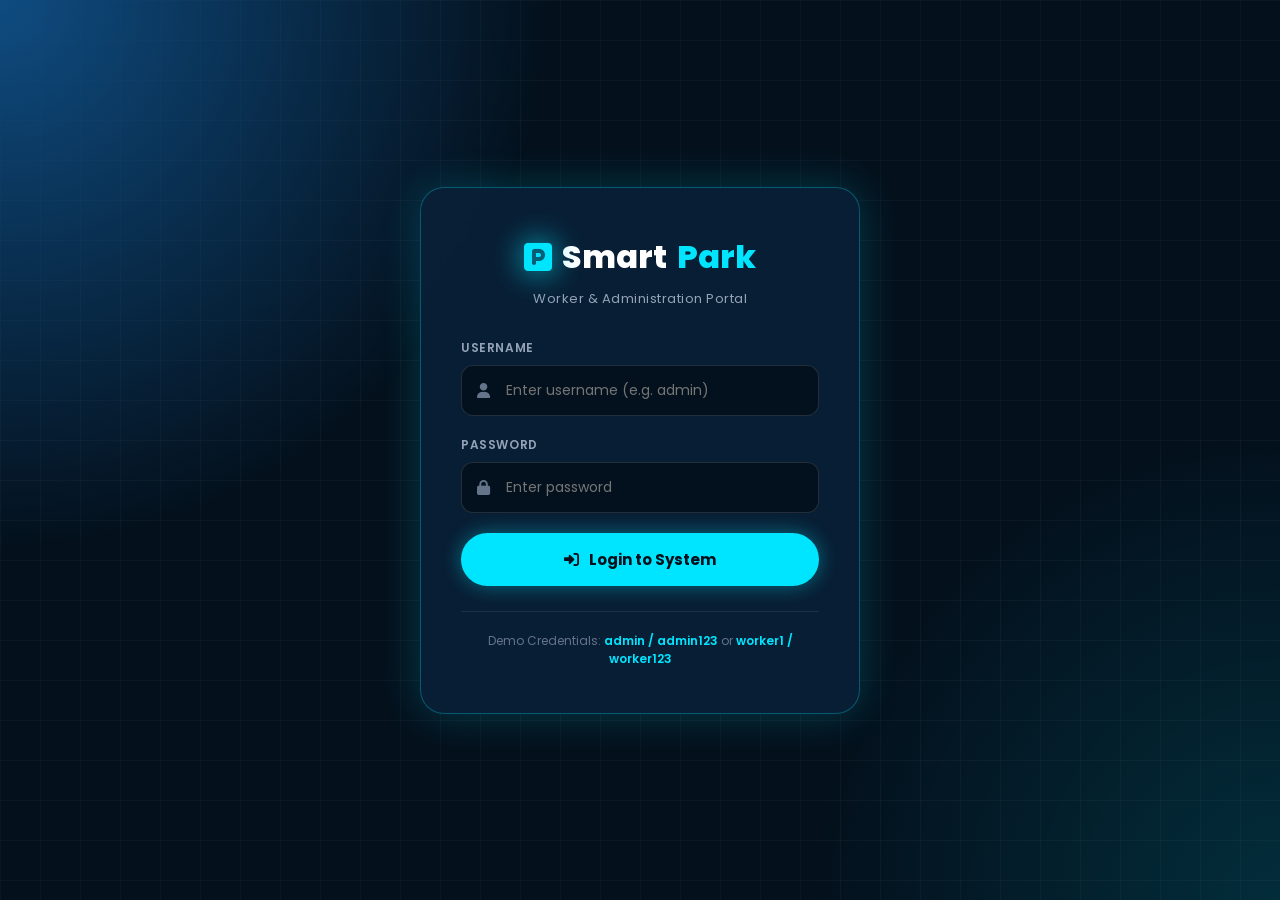
<file: webapp/index.html>
<!DOCTYPE html>
<html lang="en">
<head>
    <meta charset="UTF-8">
    <meta name="viewport" content="width=device-width, initial-scale=1.0">
    <title>Smart Park | Worker & Admin Dashboard</title>
    <link rel="preconnect" href="https://fonts.googleapis.com">
    <link href="https://fonts.googleapis.com/css2?family=Poppins:wght@300;400;500;600;700;800&display=swap" rel="stylesheet">
    <link rel="stylesheet" href="https://cdnjs.cloudflare.com/ajax/libs/font-awesome/6.6.0/css/all.min.css">
    <link rel="stylesheet" href="css/parking.css">
    <link rel="stylesheet" href="css/admin.css">
</head>
<body>

<div class="app-layout">
    <!-- Left Cyberpunk Sidebar -->
    <aside class="sidebar-wrapper" id="sidebarWrapper">
        <div>
            <div class="sidebar-logo">
                <i class="fa-solid fa-square-parking text-cyan"></i> Smart <span>Park</span>
            </div>
            <ul class="sidebar-menu">
                <li class="sidebar-item active" data-tab="dashboard" onclick="switchTab('dashboard')">
                    <i class="fa-solid fa-chart-pie"></i> Dashboard Overview
                </li>
                <li class="sidebar-item" data-tab="entry" onclick="switchTab('entry')">
                    <i class="fa-solid fa-car-side"></i> Vehicle Entry
                </li>
                <li class="sidebar-item" data-tab="exit" onclick="switchTab('exit')">
                    <i class="fa-solid fa-receipt"></i> Vehicle Exit & Bill
                </li>
                <li class="sidebar-item" data-tab="slots" onclick="switchTab('slots')">
                    <i class="fa-solid fa-border-all"></i> Parking Slots Map
                </li>
                <li class="sidebar-item" data-tab="history" onclick="switchTab('history')">
                    <i class="fa-solid fa-clock-rotate-left"></i> Transaction History
                </li>
            </ul>
        </div>

        <div style="display: flex; flex-direction: column; gap: 10px;">
            <a href="user-dashboard.html" class="btn-logout" style="background: rgba(0, 229, 255, 0.15); color: var(--accent-cyan); border-color: var(--accent-cyan); text-decoration: none; display: flex; align-items: center; justify-content: center; gap: 8px; border-radius: 10px; padding: 10px;">
                <i class="fa-solid fa-user"></i> Customer Hub
            </a>
            <div class="worker-pill" style="justify-content: center;">
                <i class="fa-solid fa-circle-user"></i>
                <span id="workerNameDisplay">Operator</span>
            </div>
            <button class="btn-logout" onclick="logoutWorker()" style="width: 100%; border-radius: 10px; padding: 10px;">
                <i class="fa-solid fa-arrow-right-from-bracket"></i> Logout
            </button>
        </div>
    </aside>

    <!-- Main Workspace Container -->
    <main class="main-workspace">
        <!-- Top Action Bar -->
        <div class="top-header-bar">
            <div style="display: flex; align-items: center; gap: 15px;">
                <button type="button" class="hamburger-btn" onclick="toggleMobileSidebar()">
                    <i class="fa-solid fa-bars"></i>
                </button>
                <div style="font-size: 18px; font-weight: 700; color: #fff;">
                    Facility Control Center
                </div>
            </div>
            <div style="display: flex; align-items: center; gap: 15px; font-size: 13px; color: var(--text-muted);">
                <span><i class="fa-regular fa-clock text-cyan mr-1"></i> System Online</span>
            </div>
        </div>

        <!-- Dynamic Pricing High-Occupancy Surge Banner -->
        <div id="dynamicPricingBanner" class="dynamic-pricing-banner">
            <div class="banner-left">
                <i class="fa-solid fa-triangle-exclamation banner-icon"></i>
                <div>
                    <div class="banner-title">High Occupancy Surge Pricing Active!</div>
                    <div class="banner-desc">Lot capacity exceeds 80%. Dynamic rates applied (4W: ₹60/hr, 2W: ₹30/hr).</div>
                </div>
            </div>
            <div class="banner-badge">SURGE ACTIVE</div>
        </div>

    <!-- ======================================================= -->
    <!-- TAB 1: DASHBOARD OVERVIEW -->
    <!-- ======================================================= -->
    <div id="tab-dashboard" class="tab-content active">
        
        <!-- Live Slot Metrics Grid -->
        <div class="metrics-grid">
            <div class="glass-panel metric-card card-cyan">
                <div class="metric-info">
                    <div class="label">Total Slots</div>
                    <div class="val" id="statTotalSlots">--</div>
                </div>
                <div class="metric-icon-wrap">
                    <i class="fa-solid fa-square-parking"></i>
                </div>
            </div>

            <div class="glass-panel metric-card card-green">
                <div class="metric-info">
                    <div class="label">Available Slots</div>
                    <div class="val" id="statAvailableSlots">--</div>
                </div>
                <div class="metric-icon-wrap">
                    <i class="fa-solid fa-circle-check"></i>
                </div>
            </div>

            <div class="glass-panel metric-card card-red">
                <div class="metric-info">
                    <div class="label">Occupied Slots</div>
                    <div class="val" id="statOccupiedSlots">--</div>
                </div>
                <div class="metric-icon-wrap">
                    <i class="fa-solid fa-car"></i>
                </div>
            </div>

            <div class="glass-panel metric-card card-orange">
                <div class="metric-info">
                    <div class="label">Occupancy Rate</div>
                    <div class="val" id="statOccupancyRate">0%</div>
                </div>
                <div class="metric-icon-wrap">
                    <i class="fa-solid fa-gauge-high"></i>
                </div>
            </div>
        </div>

        <!-- Occupancy Progress Bar -->
        <div class="glass-panel occupancy-meter-card">
            <div class="meter-header">
                <div class="meter-title">
                    <i class="fa-solid fa-chart-simple" style="color: var(--accent-cyan)"></i>
                    Real-time Facility Occupancy
                </div>
                <div class="meter-percentage" id="meterPercentageText">0%</div>
            </div>
            <div class="progress-track">
                <div id="occupancyProgressBar" class="progress-fill"></div>
            </div>
        </div>

        <!-- Secondary Stats & Quick Controls Grid -->
        <div class="form-grid-layout" style="margin-bottom: 25px;">
            <!-- Category Breakdown -->
            <div class="glass-panel">
                <div class="section-header" style="margin-bottom: 16px;">
                    <div class="section-title">
                        <i class="fa-solid fa-layer-group"></i> Category Breakdown
                    </div>
                </div>
                <div style="display: grid; grid-template-columns: 1fr 1fr; gap: 15px;">
                    <div style="background: rgba(4, 17, 29, 0.7); padding: 16px; border-radius: 12px; border: 1px solid var(--border-glass);">
                        <div style="display:flex; justify-content:space-between; align-items:center; margin-bottom:8px;">
                            <span style="font-weight: 700; color: #fff;"><i class="fa-solid fa-car" style="color:#c084fc; margin-right:6px;"></i> 4-Wheeler</span>
                            <span class="type-pill type-4w" id="stat4WTotal">-- Total</span>
                        </div>
                        <div style="font-size: 13px; color: var(--text-muted);">
                            Available: <strong style="color: var(--accent-green);" id="stat4WAvail">--</strong> | Occupied: <strong style="color: var(--accent-red);" id="stat4WOcc">--</strong>
                        </div>
                        <div style="font-size: 11px; color: var(--accent-cyan); margin-top: 6px;">Base Rate: ₹40/hr</div>
                    </div>

                    <div style="background: rgba(4, 17, 29, 0.7); padding: 16px; border-radius: 12px; border: 1px solid var(--border-glass);">
                        <div style="display:flex; justify-content:space-between; align-items:center; margin-bottom:8px;">
                            <span style="font-weight: 700; color: #fff;"><i class="fa-solid fa-motorcycle" style="color:#38bdf8; margin-right:6px;"></i> 2-Wheeler</span>
                            <span class="type-pill type-2w" id="stat2WTotal">-- Total</span>
                        </div>
                        <div style="font-size: 13px; color: var(--text-muted);">
                            Available: <strong style="color: var(--accent-green);" id="stat2WAvail">--</strong> | Occupied: <strong style="color: var(--accent-red);" id="stat2WOcc">--</strong>
                        </div>
                        <div style="font-size: 11px; color: var(--accent-cyan); margin-top: 6px;">Base Rate: ₹20/hr</div>
                    </div>
                </div>
            </div>

            <!-- Quick Action Shortcuts -->
            <div class="glass-panel" style="display: flex; flex-direction: column; justify-content: space-between;">
                <div class="section-header" style="margin-bottom: 12px;">
                    <div class="section-title">
                        <i class="fa-solid fa-bolt"></i> Quick Actions
                    </div>
                    <button onclick="refreshDashboard()" class="filter-btn" style="padding: 4px 12px; font-size: 12px;">
                        <i class="fa-solid fa-arrows-rotate"></i> Refresh
                    </button>
                </div>
                <div style="display: grid; grid-template-columns: 1fr 1fr; gap: 12px;">
                    <button class="btn-primary" onclick="switchTab('entry')">
                        <i class="fa-solid fa-plus-circle"></i> Check In Vehicle
                    </button>
                    <button class="btn-primary btn-exit" onclick="switchTab('exit')">
                        <i class="fa-solid fa-receipt"></i> Checkout & Bill
                    </button>
                </div>
                <div style="margin-top: 14px; font-size: 12px; color: var(--text-muted); text-align: center;">
                    System connects live to MySQL with automatic slot assignment & billing.
                </div>
            </div>
        </div>

        <!-- Currently Active Parked Vehicles List -->
        <div class="glass-panel">
            <div class="section-header">
                <div class="section-title">
                    <i class="fa-solid fa-car-tunnel"></i> Currently Parked Vehicles
                </div>
                <span id="activeVehicleCountBadge" class="filter-btn active">0 Vehicles Active</span>
            </div>

            <div class="table-responsive">
                <table class="custom-table">
                    <thead>
                        <tr>
                            <th>Vehicle Number</th>
                            <th>Category</th>
                            <th>Slot</th>
                            <th>Entry Time</th>
                            <th>Actions</th>
                        </tr>
                    </thead>
                    <tbody id="activeVehiclesTableBody">
                        <tr>
                            <td colspan="5" style="text-align: center; color: var(--text-muted); padding: 30px;">
                                <i class="fa-solid fa-spinner fa-spin" style="margin-right: 8px;"></i> Loading active parking records...
                            </td>
                        </tr>
                    </tbody>
                </table>
            </div>
        </div>

    </div>

    <!-- ======================================================= -->
    <!-- TAB 2: VEHICLE ENTRY -->
    <!-- ======================================================= -->
    <div id="tab-entry" class="tab-content">
        <div class="form-grid-layout">
            
            <!-- Check-in Form -->
            <div class="glass-panel">
                <div class="section-header">
                    <div class="section-title">
                        <i class="fa-solid fa-right-to-bracket"></i> Vehicle Check-In & Entry
                    </div>
                </div>

                <form id="vehicleEntryForm">
                    <div class="form-group">
                        <label for="entryVehicleNo">Vehicle Registration Number</label>
                        <input type="text" id="entryVehicleNo" class="form-control" 
                               placeholder="e.g. TN01AB1234, DL04C9988" required autocomplete="off"
                               style="text-transform: uppercase; font-weight: 700; font-size: 16px; letter-spacing: 1px;">
                    </div>

                    <div class="form-group">
                        <label>Select Vehicle Category</label>
                        <div class="category-selector">
                            <div class="category-card selected" id="catCard4W" onclick="selectEntryCategory('4W')">
                                <i class="fa-solid fa-car"></i>
                                <span class="cat-name">Four Wheeler (4W)</span>
                                <span class="cat-rate">Base: ₹40/hr</span>
                            </div>
                            <div class="category-card" id="catCard2W" onclick="selectEntryCategory('2W')">
                                <i class="fa-solid fa-motorcycle"></i>
                                <span class="cat-name">Two Wheeler (2W)</span>
                                <span class="cat-rate">Base: ₹20/hr</span>
                            </div>
                        </div>
                        <input type="hidden" id="entryVehicleType" value="4W">
                    </div>

                    <div id="entryAvailabilityStatus" style="background: rgba(4, 17, 29, 0.7); padding: 14px; border-radius: 10px; margin-bottom: 20px; font-size: 13px; display: flex; align-items: center; gap: 10px; border: 1px solid var(--border-glass);">
                        <i class="fa-solid fa-circle-check" style="color: var(--accent-green);"></i>
                        <span>Slot will be automatically assigned upon entry submission.</span>
                    </div>

                    <button type="submit" class="btn-primary" id="btnSubmitEntry">
                        <i class="fa-solid fa-key"></i> Allocate Slot & Confirm Entry
                    </button>
                </form>
            </div>

            <!-- Rules & Guidance Panel -->
            <div class="glass-panel" style="display: flex; flex-direction: column; justify-content: space-between;">
                <div>
                    <div class="section-header">
                        <div class="section-title">
                            <i class="fa-solid fa-circle-info"></i> Automated Allocation Rules
                        </div>
                    </div>
                    
                    <ul style="list-style: none; display: flex; flex-direction: column; gap: 14px; font-size: 13px; color: #cbd5e1;">
                        <li style="display: flex; gap: 10px;">
                            <i class="fa-solid fa-robot" style="color: var(--accent-cyan); margin-top: 3px;"></i>
                            <span><strong>Automatic Slot Allocation:</strong> The system identifies and allocates the next compatible available slot automatically. Manual assignment is prevented to avoid collisions.</span>
                        </li>
                        <li style="display: flex; gap: 10px;">
                            <i class="fa-solid fa-shield-halved" style="color: var(--accent-green); margin-top: 3px;"></i>
                            <span><strong>Duplicate Protection:</strong> Vehicles already checked in cannot be re-entered until the active parking session is settled.</span>
                        </li>
                        <li style="display: flex; gap: 10px;">
                            <i class="fa-solid fa-clock" style="color: var(--accent-orange); margin-top: 3px;"></i>
                            <span><strong>Timestamp Recording:</strong> Entry timestamp is recorded down to the exact second in MySQL.</span>
                        </li>
                    </ul>
                </div>

                <div style="background: rgba(0, 229, 255, 0.06); border: 1px solid var(--border-cyan); border-radius: 12px; padding: 16px; margin-top: 20px;">
                    <div style="font-size: 12px; font-weight: 700; color: var(--accent-cyan); margin-bottom: 4px;">OPERATOR TIP</div>
                    <div style="font-size: 12px; color: var(--text-muted);">After entry confirmation, hand over the assigned slot number slip to the vehicle driver.</div>
                </div>
            </div>

        </div>
    </div>

    <!-- ======================================================= -->
    <!-- TAB 3: VEHICLE EXIT & BILLING -->
    <!-- ======================================================= -->
    <div id="tab-exit" class="tab-content">
        <div class="form-grid-layout">

            <!-- Check-Out Form -->
            <div class="glass-panel">
                <div class="section-header">
                    <div class="section-title">
                        <i class="fa-solid fa-arrow-right-from-bracket"></i> Vehicle Check-Out & Billing
                    </div>
                </div>

                <form id="vehicleExitForm">
                    <div class="form-group">
                        <label for="exitVehicleNo">Vehicle Registration Number</label>
                        <input type="text" id="exitVehicleNo" class="form-control" list="activeVehiclesDatalist"
                               placeholder="Search or enter plate (e.g. TN01AB1234)" required autocomplete="off"
                               style="text-transform: uppercase; font-weight: 700; font-size: 16px; letter-spacing: 1px;">
                        <datalist id="activeVehiclesDatalist"></datalist>
                    </div>

                    <button type="submit" class="btn-primary btn-exit" id="btnSubmitExit">
                        <i class="fa-solid fa-calculator"></i> Calculate Duration & Generate Bill
                    </button>
                </form>
            </div>

            <!-- Billing Rules & Rounding Info -->
            <div class="glass-panel">
                <div class="section-header">
                    <div class="section-title">
                        <i class="fa-solid fa-receipt"></i> Billing & Pricing Policy
                    </div>
                </div>

                <ul style="list-style: none; display: flex; flex-direction: column; gap: 14px; font-size: 13px; color: #cbd5e1;">
                    <li style="display: flex; gap: 10px;">
                        <i class="fa-solid fa-hourglass-half" style="color: var(--accent-cyan); margin-top: 3px;"></i>
                        <span><strong>Duration Rounding Rule:</strong> First hour is charged as a full hour. Any additional fractional hour rounds up to the next full hour (e.g. 1 hr 10 min = 2 hrs; 3.5 hrs = 4 hrs).</span>
                    </li>
                    <li style="display: flex; gap: 10px;">
                        <i class="fa-solid fa-arrow-trend-up" style="color: var(--accent-red); margin-top: 3px;"></i>
                        <span><strong>Dynamic Surge Pricing:</strong> If total parking occupancy is <strong>&gt; 80%</strong>, high occupancy rates apply (2W: ₹30/hr, 4W: ₹60/hr).</span>
                    </li>
                    <li style="display: flex; gap: 10px;">
                        <i class="fa-solid fa-unlock" style="color: var(--accent-green); margin-top: 3px;"></i>
                        <span><strong>Slot Release:</strong> As soon as checkout completes, the assigned slot immediately transitions to <strong>AVAILABLE</strong> for new vehicles.</span>
                    </li>
                </ul>
            </div>

        </div>
    </div>

    <!-- ======================================================= -->
    <!-- TAB 4: PARKING SLOTS VISUAL GRID -->
    <!-- ======================================================= -->
    <div id="tab-slots" class="tab-content">
        <div class="glass-panel">
            <div class="section-header">
                <div class="section-title">
                    <i class="fa-solid fa-border-all"></i> Facility Parking Slots Grid
                </div>
                
                <!-- Filter Buttons -->
                <div class="slot-filters">
                    <button class="filter-btn active" onclick="filterSlots('ALL')">All (<span id="countFilterAll">0</span>)</button>
                    <button class="filter-btn" onclick="filterSlots('4W')">4-Wheeler (<span id="countFilter4W">0</span>)</button>
                    <button class="filter-btn" onclick="filterSlots('2W')">2-Wheeler (<span id="countFilter2W">0</span>)</button>
                    <button class="filter-btn" onclick="filterSlots('AVAILABLE')">Available</button>
                    <button class="filter-btn" onclick="filterSlots('OCCUPIED')">Occupied</button>
                    <button class="filter-btn" onclick="filterSlots('RESERVED')">Pre-Booked</button>
                    <button class="filter-btn" onclick="filterSlots('MONTHLY_PASS')">Monthly Pass</button>
                </div>
            </div>

            <!-- Slots Visual Grid Container -->
            <div id="slotsGridContainer" class="slots-grid">
                <!-- Dynamically loaded via app.js -->
            </div>
        </div>
    </div>

    <!-- ======================================================= -->
    <!-- TAB 5: PARKING HISTORY -->
    <!-- ======================================================= -->
    <div id="tab-history" class="tab-content">
        <div class="glass-panel">
            <div class="section-header">
                <div class="section-title">
                    <i class="fa-solid fa-clock-rotate-left"></i> Completed Parking Transactions
                </div>
                <div>
                    <input type="text" id="historySearchInput" placeholder="Filter by vehicle plate..." 
                           oninput="filterHistoryTable()" 
                           style="padding: 8px 14px; background: rgba(4,17,29,0.8); border: 1px solid var(--border-glass); border-radius: 20px; color:#fff; font-size:13px; outline:none;">
                </div>
            </div>

            <div class="table-responsive">
                <table class="custom-table">
                    <thead>
                        <tr>
                            <th>Bill ID</th>
                            <th>Vehicle Number</th>
                            <th>Category</th>
                            <th>Slot</th>
                            <th>Entry Time</th>
                            <th>Exit Time</th>
                            <th>Duration</th>
                            <th>Rate Applied</th>
                            <th>Total Fee</th>
                        </tr>
                    </thead>
                    <tbody id="historyTableBody">
                        <tr>
                            <td colspan="9" style="text-align: center; color: var(--text-muted); padding: 30px;">
                                <i class="fa-solid fa-spinner fa-spin" style="margin-right: 8px;"></i> Loading parking history...
                            </td>
                        </tr>
                    </tbody>
                </table>
            </div>
        </div>
    </div>

</main>

<!-- ======================================================= -->
<!-- MODAL: ENTRY CONFIRMATION SUCCESS -->
<!-- ======================================================= -->
<div id="entrySuccessModal" class="modal-overlay">
    <div class="modal-box">
        <span class="modal-close" onclick="closeModal('entrySuccessModal')">&times;</span>
        <div style="text-align: center; margin-bottom: 20px;">
            <i class="fa-solid fa-circle-check" style="font-size: 52px; color: var(--accent-green); filter: drop-shadow(0 0 15px rgba(0,230,118,0.5));"></i>
            <h2 style="font-size: 22px; color: #fff; margin-top: 12px;">Vehicle Check-In Successful!</h2>
            <p style="font-size: 13px; color: var(--text-muted);">Slot allocated and entry timestamp recorded in database.</p>
        </div>

        <div style="background: rgba(4, 17, 29, 0.85); border: 1px solid var(--border-cyan); border-radius: 14px; padding: 20px; margin-bottom: 20px;">
            <div class="receipt-row">
                <span class="r-label">Vehicle Number</span>
                <span class="r-val plate-badge" id="modalEntryPlate">--</span>
            </div>
            <div class="receipt-row">
                <span class="r-label">Vehicle Category</span>
                <span class="r-val" id="modalEntryType">--</span>
            </div>
            <div class="receipt-row" style="margin-top: 10px; padding-top: 10px; border-top: 1px solid var(--border-glass);">
                <span class="r-label" style="font-size: 15px; font-weight: 700; color: #fff;">Assigned Slot</span>
                <span class="r-val" id="modalEntrySlot" style="font-size: 22px; font-weight: 800; color: var(--accent-cyan); text-shadow: 0 0 12px var(--accent-cyan-glow);">--</span>
            </div>
            <div class="receipt-row">
                <span class="r-label">Entry Timestamp</span>
                <span class="r-val" id="modalEntryTime">--</span>
            </div>
        </div>

        <button class="btn-primary" onclick="closeModal('entrySuccessModal')">
            <i class="fa-solid fa-check"></i> Acknowledge & Done
        </button>
    </div>
</div>

<!-- ======================================================= -->
<!-- MODAL: EXIT & BILL RECEIPT INVOICE -->
<!-- ======================================================= -->
<div id="exitReceiptModal" class="modal-overlay">
    <div class="modal-box">
        <span class="modal-close" onclick="closeModal('exitReceiptModal')">&times;</span>
        
        <!-- Printed Receipt Card -->
        <div class="bill-receipt-card" id="printableReceipt">
            <div class="receipt-header">
                <div class="r-logo"><i class="fa-solid fa-square-parking"></i> SMART PARK</div>
                <div class="r-sub">Automated Parking & Billing Receipt</div>
                <div style="font-size: 11px; color: #94a3b8; margin-top: 4px;" id="receiptBillId">Invoice #--</div>
            </div>

            <div class="receipt-row">
                <span class="r-label">Vehicle Plate</span>
                <span class="r-val plate-badge" id="receiptPlate">--</span>
            </div>
            <div class="receipt-row">
                <span class="r-label">Category</span>
                <span class="r-val" id="receiptCategory">--</span>
            </div>
            <div class="receipt-row">
                <span class="r-label">Released Slot</span>
                <span class="r-val" id="receiptSlot" style="color: var(--accent-cyan); font-weight: 800;">--</span>
            </div>
            <div class="receipt-row">
                <span class="r-label">Entry Time</span>
                <span class="r-val" id="receiptEntryTime">--</span>
            </div>
            <div class="receipt-row">
                <span class="r-label">Exit Time</span>
                <span class="r-val" id="receiptExitTime">--</span>
            </div>
            <div class="receipt-row">
                <span class="r-label">Actual Duration</span>
                <span class="r-val" id="receiptDuration">--</span>
            </div>
            <div class="receipt-row">
                <span class="r-label">Billable Hours</span>
                <span class="r-val" id="receiptBillableHours">--</span>
            </div>
            <div class="receipt-row">
                <span class="r-label">Rate Applied</span>
                <span class="r-val" id="receiptRate">--</span>
            </div>

            <div id="receiptSurgeNotice" style="display:none;">
                <div class="surge-tag"><i class="fa-solid fa-triangle-exclamation"></i> Dynamic Surge Rate (>80% Occupancy)</div>
            </div>

            <div class="receipt-total-row">
                <span class="r-label">TOTAL AMOUNT DUE</span>
                <span class="r-amount" id="receiptTotalAmount">₹0.00</span>
            </div>
        </div>

        <div style="display: grid; grid-template-columns: 1fr 1fr; gap: 12px;">
            <button class="btn-primary" onclick="window.print()" style="background: rgba(255,255,255,0.1); color:#fff; box-shadow:none;">
                <i class="fa-solid fa-print"></i> Print Bill
            </button>
            <button class="btn-primary" onclick="closeModal('exitReceiptModal')">
                <i class="fa-solid fa-circle-check"></i> Settle & Release
            </button>
        </div>
    </div>
    </div>
</div>

<!-- Toast Notifications Container -->
<div id="toastContainer"></div>

    </main>
</div>

<script src="js/app.js"></script>
</body>
</html>
</file>
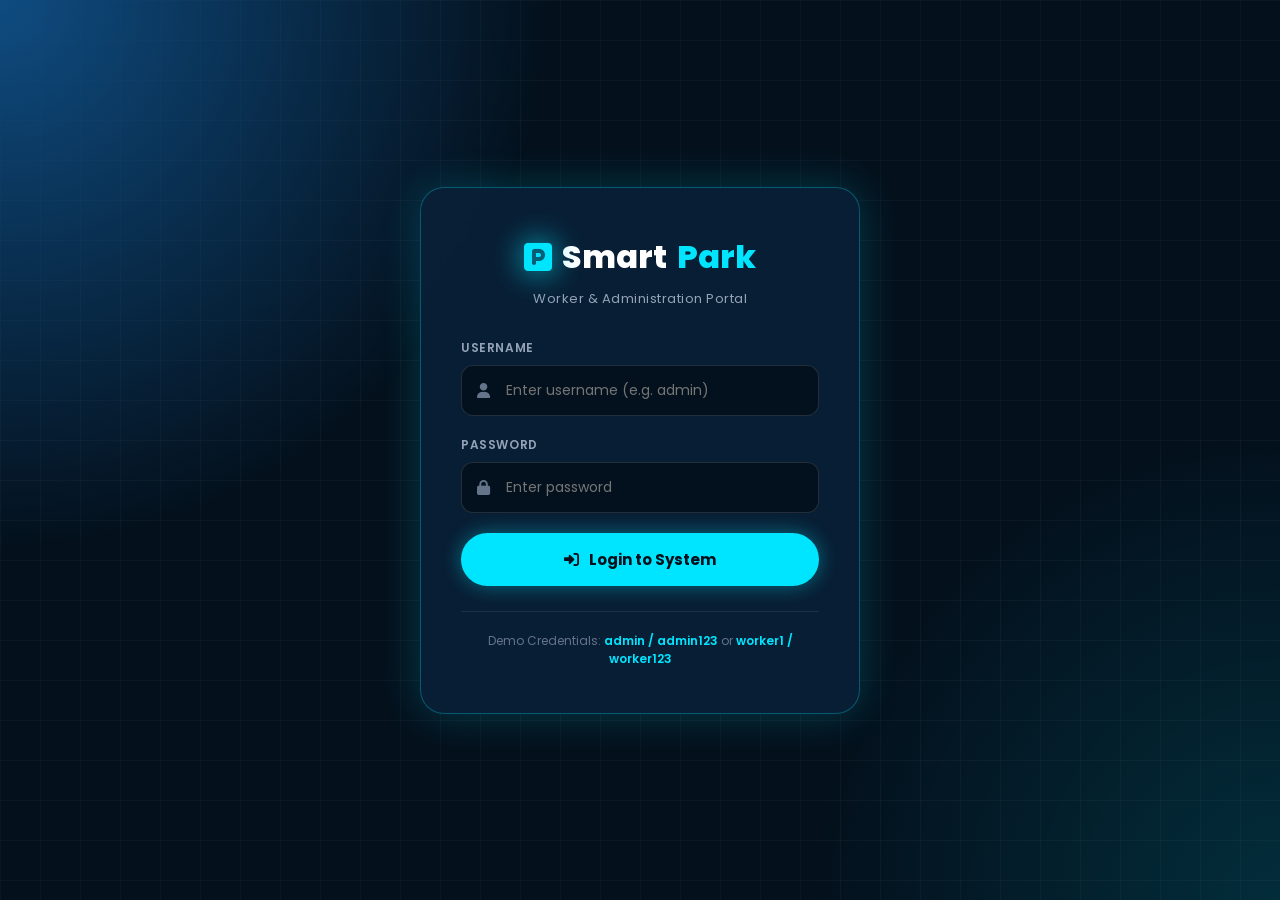
<file: webapp/login.html>
<!DOCTYPE html>
<html lang="en">
<head>
    <meta charset="UTF-8">
    <meta name="viewport" content="width=device-width, initial-scale=1.0">
    <title>Smart Park | Worker & Admin Login</title>
    <link rel="preconnect" href="https://fonts.googleapis.com">
    <link href="https://fonts.googleapis.com/css2?family=Poppins:wght@300;400;500;600;700;800&display=swap" rel="stylesheet">
    <link rel="stylesheet" href="https://cdnjs.cloudflare.com/ajax/libs/font-awesome/6.6.0/css/all.min.css">
    <link rel="stylesheet" href="css/parking.css">
    <style>
        .login-wrapper {
            min-height: 100vh;
            display: flex;
            align-items: center;
            justify-content: center;
            padding: 20px;
        }

        .login-card {
            background: rgba(10, 34, 57, 0.85);
            backdrop-filter: blur(20px);
            border: 1px solid rgba(0, 229, 255, 0.3);
            border-radius: 24px;
            padding: 45px 40px;
            width: 100%;
            max-width: 440px;
            box-shadow: 0 0 40px rgba(0, 229, 255, 0.2);
            text-align: center;
            position: relative;
        }

        .login-header {
            margin-bottom: 30px;
        }

        .login-logo {
            font-size: 32px;
            font-weight: 800;
            color: #fff;
            margin-bottom: 8px;
            display: flex;
            align-items: center;
            justify-content: center;
            gap: 10px;
        }

        .login-logo span {
            color: #00e5ff;
        }

        .login-logo i {
            color: #00e5ff;
            filter: drop-shadow(0 0 15px #00e5ff);
        }

        .login-subtitle {
            font-size: 13px;
            color: #94a3b8;
            letter-spacing: 0.5px;
        }

        .form-group {
            text-align: left;
            margin-bottom: 20px;
        }

        .form-group label {
            display: block;
            font-size: 12px;
            font-weight: 600;
            color: #94a3b8;
            text-transform: uppercase;
            letter-spacing: 0.6px;
            margin-bottom: 8px;
        }

        .input-wrap {
            position: relative;
        }

        .input-wrap i {
            position: absolute;
            left: 16px;
            top: 50%;
            transform: translateY(-50%);
            color: #64748b;
            font-size: 15px;
        }

        .form-input {
            width: 100%;
            padding: 14px 16px 14px 44px;
            background: rgba(4, 17, 29, 0.9);
            border: 1px solid rgba(255, 255, 255, 0.12);
            border-radius: 12px;
            color: #fff;
            font-size: 14px;
            outline: none;
            transition: all .25s ease;
        }

        .form-input:focus {
            border-color: #00e5ff;
            box-shadow: 0 0 15px rgba(0, 229, 255, 0.35);
        }

        .btn-submit {
            width: 100%;
            padding: 15px;
            background: #00e5ff;
            color: #04111d;
            border: none;
            border-radius: 30px;
            font-size: 15px;
            font-weight: 700;
            cursor: pointer;
            transition: all .25s ease;
            box-shadow: 0 0 20px rgba(0, 229, 255, 0.4);
            margin-top: 10px;
            display: flex;
            align-items: center;
            justify-content: center;
            gap: 10px;
        }

        .btn-submit:hover {
            transform: translateY(-2px);
            box-shadow: 0 0 35px #00e5ff;
        }

        .error-box {
            display: none;
            background: rgba(255, 77, 77, 0.15);
            border: 1px solid rgba(255, 77, 77, 0.4);
            color: #ff7676;
            padding: 12px 16px;
            border-radius: 10px;
            font-size: 13px;
            margin-bottom: 20px;
            text-align: left;
            align-items: center;
            gap: 10px;
        }

        .error-box.show {
            display: flex;
        }

        .quick-hint {
            margin-top: 25px;
            padding-top: 20px;
            border-top: 1px solid rgba(255, 255, 255, 0.08);
            font-size: 12px;
            color: #64748b;
        }

        .quick-hint span {
            color: #00e5ff;
            cursor: pointer;
            font-weight: 600;
        }
    </style>
</head>
<body>

<div class="login-wrapper">
    <div class="login-card">
        <div class="login-header">
            <div class="login-logo">
                <i class="fa-solid fa-square-parking"></i>
                Smart <span>Park</span>
            </div>
            <div class="login-subtitle">Worker & Administration Portal</div>
        </div>

        <div id="errorAlert" class="error-box">
            <i class="fa-solid fa-circle-exclamation"></i>
            <span id="errorMessage">Invalid credentials.</span>
        </div>

        <form id="loginForm">
            <div class="form-group">
                <label for="username">Username</label>
                <div class="input-wrap">
                    <i class="fa-solid fa-user"></i>
                    <input type="text" id="username" class="form-input" placeholder="Enter username (e.g. admin)" required autocomplete="username">
                </div>
            </div>

            <div class="form-group">
                <label for="password">Password</label>
                <div class="input-wrap">
                    <i class="fa-solid fa-lock"></i>
                    <input type="password" id="password" class="form-input" placeholder="Enter password" required autocomplete="current-password">
                </div>
            </div>

            <button type="submit" class="btn-submit" id="loginBtn">
                <i class="fa-solid fa-right-to-bracket"></i> Login to System
            </button>
        </form>

        <div class="quick-hint">
            Demo Credentials: <span onclick="fillDemo('admin', 'admin123')">admin / admin123</span> or <span onclick="fillDemo('worker1', 'worker123')">worker1 / worker123</span>
        </div>
    </div>
</div>

<script src="js/login.js"></script>
</body>
</html>
</file>
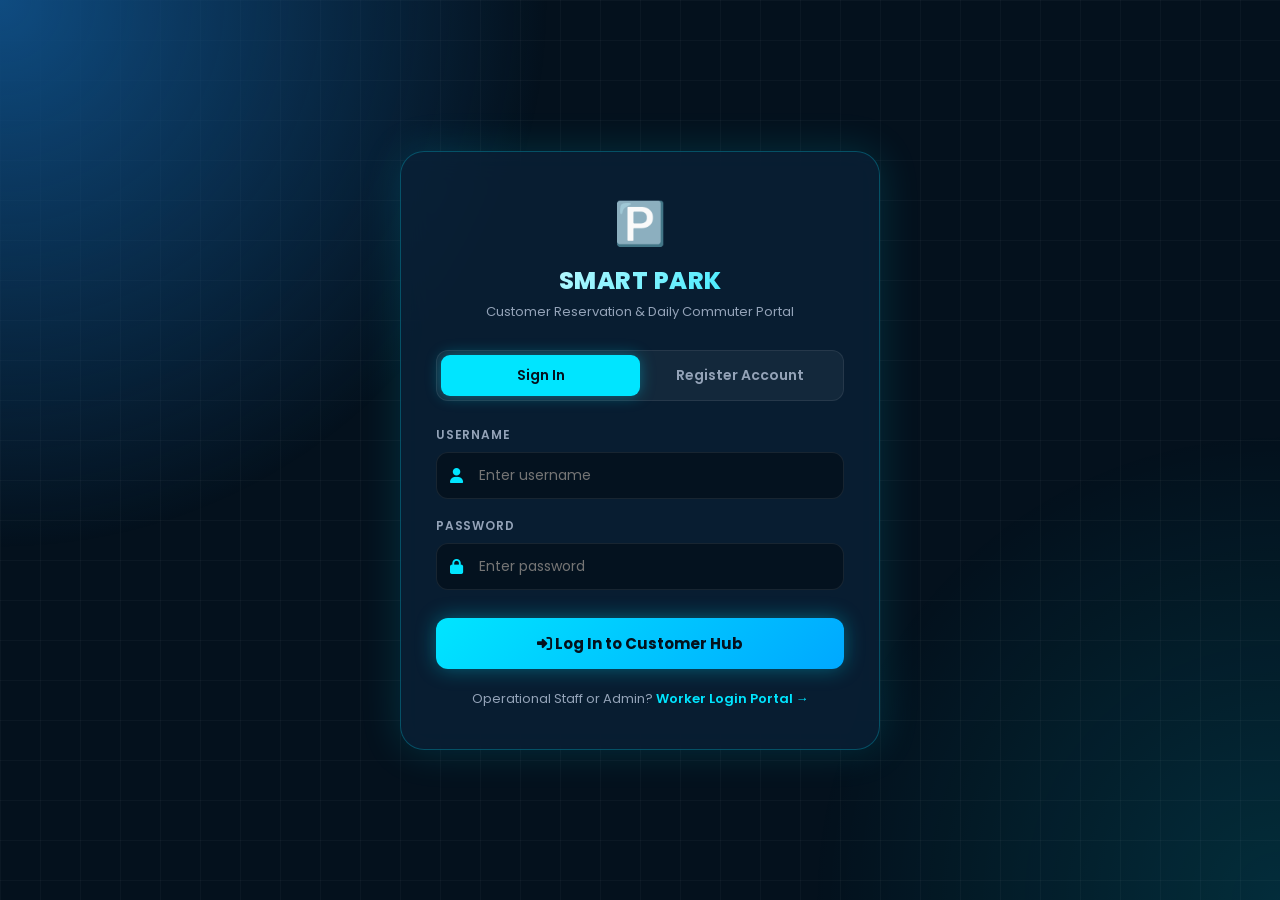
<file: webapp/user-dashboard.html>
<!DOCTYPE html>
<html lang="en">
<head>
    <meta charset="UTF-8">
    <meta name="viewport" content="width=device-width, initial-scale=1.0">
    <title>Customer Hub — Smart Park System</title>
    <link rel="stylesheet" href="css/parking.css">
    <link rel="stylesheet" href="css/admin.css">
    <link rel="stylesheet" href="css/user.css">
    <link rel="stylesheet" href="https://cdnjs.cloudflare.com/ajax/libs/font-awesome/6.4.0/css/all.min.css">
</head>
<body>
    <!-- Top Header Navigation -->
    <header>
        <div class="logo">
            <i class="fa-solid fa-square-parking text-cyan"></i> SMART PARK
            <span class="logo-subtitle">Customer Portal</span>
        </div>
        <div class="user-header-info">
            <div class="user-badge" id="userBadgeHeader">
                <i class="fa-solid fa-user-check mr-1"></i> <span id="headerUserName">Customer</span>
            </div>
            <button type="button" class="btn btn-outline-red" onclick="handleUserLogout()">
                <i class="fa-solid fa-arrow-right-from-bracket"></i> Logout
            </button>
        </div>
    </header>

    <div class="container">
        <!-- Navigation Tabs -->
        <div class="tab-navigation mb-4" style="display: flex; gap: 15px; background: rgba(10,34,57,0.7); padding: 8px; border-radius: 16px; border: 1px solid var(--border-glass);">
            <button type="button" class="tab-btn active" id="btnTabBooking" onclick="switchUserTab('booking')" style="flex: 1; padding: 14px; border: none; border-radius: 12px; font-weight: 700; color: #fff; background: var(--accent-cyan); color: #04111d; cursor: pointer;">
                <i class="fa-solid fa-calendar-check mr-2"></i> Pre-Book Parking Slot
            </button>
            <button type="button" class="tab-btn" id="btnTabMonthly" onclick="switchUserTab('monthly')" style="flex: 1; padding: 14px; border: none; border-radius: 12px; font-weight: 700; color: var(--text-muted); background: transparent; cursor: pointer;">
                <i class="fa-solid fa-route mr-2"></i> Daily Commuter Monthly Pass
            </button>
            <button type="button" class="tab-btn" id="btnTabHistory" onclick="switchUserTab('history')" style="flex: 1; padding: 14px; border: none; border-radius: 12px; font-weight: 700; color: var(--text-muted); background: transparent; cursor: pointer;">
                <i class="fa-solid fa-ticket mr-2"></i> My Passes & Tickets
            </button>
        </div>

        <div id="userAlertBox" class="alert-box mb-4"></div>

        <!-- TAB 1: PRE-BOOK PARKING SLOT -->
        <div id="tabBookingContent">
            <div class="grid-2-1" style="display: grid; grid-template-columns: 1fr 380px; gap: 25px;">
                <!-- Left: Booking Form -->
                <div class="glass-panel">
                    <h2 class="section-title mb-3" style="font-size: 20px; font-weight: 700; color: #fff;">
                        <i class="fa-solid fa-square-plus text-cyan mr-2"></i> Advance Slot Reservation
                    </h2>
                    <form id="preBookForm" onsubmit="handlePreBookSubmit(event)">
                        <div class="form-row" style="display: grid; grid-template-columns: 1fr 1fr; gap: 15px;" class="mb-3">
                            <div class="form-group">
                                <div style="display: flex; justify-content: space-between; align-items: center; margin-bottom: 6px;">
                                    <label style="margin-bottom:0;">Vehicle Number</label>
                                    <div>
                                        <select id="walletSelect" style="font-size: 11px; background: rgba(0,229,255,0.1); color: var(--accent-cyan); border: 1px solid var(--border-cyan); border-radius: 6px; padding: 2px 6px; cursor: pointer;" onchange="selectWalletVehicle(this.value)">
                                            <option value="">-- Saved Vehicles --</option>
                                        </select>
                                        <button type="button" onclick="openAddVehicleModal()" style="font-size: 11px; background: var(--accent-cyan); color: #04111d; border: none; border-radius: 6px; padding: 3px 8px; font-weight: 700; cursor: pointer; margin-left: 4px;">+ Add</button>
                                    </div>
                                </div>
                                <input type="text" id="bookVehicleNumber" class="form-control" placeholder="e.g. TN01AB9999" required style="padding-left: 14px;">
                            </div>
                            <div class="form-group">
                                <label>Vehicle Category</label>
                                <select id="bookVehicleType" class="form-control" style="padding-left: 14px; appearance: auto;" onchange="loadAvailableSlotsForBooking()">
                                    <option value="4W">Four Wheeler (4W) — ₹40/hr</option>
                                    <option value="2W">Two Wheeler (2W) — ₹20/hr</option>
                                </select>
                            </div>
                        </div>

                        <div class="form-row" style="display: grid; grid-template-columns: 1fr 1fr; gap: 15px;" class="mb-3">
                            <div class="form-group">
                                <label>Scheduled Entry Date & Time</label>
                                <input type="datetime-local" id="bookEntryTime" class="form-control" style="padding-left: 14px;" required>
                            </div>
                            <div class="form-group">
                                <label>Estimated Parking Duration</label>
                                <select id="bookDuration" class="form-control" style="padding-left: 14px; appearance: auto;" onchange="updateBookingFareEstimate()">
                                    <option value="1">1 Hour</option>
                                    <option value="2" selected>2 Hours</option>
                                    <option value="4">4 Hours</option>
                                    <option value="8">8 Hours (Full Day)</option>
                                    <option value="12">12 Hours</option>
                                </select>
                            </div>
                        </div>

                        <div class="form-group mb-3">
                            <label>Select Parking Slot (Optional — or Auto-Assign Best Available)</label>
                            <div id="bookingSlotGrid" class="slot-select-box">
                                <span style="color: var(--text-muted); font-size: 13px;">Loading available slots...</span>
                            </div>
                            <input type="hidden" id="selectedSlotId" value="">
                        </div>

                        <button type="submit" class="btn-submit" style="margin-top: 15px;">
                            <i class="fa-solid fa-bolt mr-2"></i> Confirm Pre-Booking & Reserve Slot
                        </button>
                    </form>
                </div>

                <!-- Right: Summary Card & Pricing -->
                <div class="glass-panel">
                    <h3 class="section-title mb-3" style="font-size: 18px; font-weight: 700; color: #fff;">
                        <i class="fa-solid fa-receipt text-cyan mr-2"></i> Reservation Fare Summary
                    </h3>
                    <div style="background: rgba(0,0,0,0.3); border-radius: 14px; padding: 20px; border: 1px solid var(--border-glass);">
                        <div style="display: flex; justify-content: space-between; margin-bottom: 12px; font-size: 14px; color: var(--text-muted);">
                            <span>Base Rate:</span>
                            <span id="summaryBaseRate" style="color: #fff; font-weight: 600;">₹40.00 / hr</span>
                        </div>
                        <div style="display: flex; justify-content: space-between; margin-bottom: 12px; font-size: 14px; color: var(--text-muted);">
                            <span>Duration:</span>
                            <span id="summaryDuration" style="color: #fff; font-weight: 600;">2 Hours</span>
                        </div>
                        <div style="display: flex; justify-content: space-between; margin-bottom: 12px; font-size: 14px; color: var(--text-muted);">
                            <span>Selected Slot:</span>
                            <span id="summarySlot" style="color: var(--accent-cyan); font-weight: 700;">Auto-Allocated</span>
                        </div>
                        <hr style="border-color: var(--border-glass); margin: 15px 0;">
                        <div style="display: flex; justify-content: space-between; align-items: center;">
                            <span style="font-weight: 700; color: #fff; font-size: 16px;">Estimated Total:</span>
                            <span id="summaryTotalFee" style="font-size: 26px; font-weight: 800; color: var(--accent-cyan);">₹80.00</span>
                        </div>
                    </div>
                </div>
            </div>
        </div>

        <!-- TAB 2: DAILY COMMUTER MONTHLY PASS -->
        <div id="tabMonthlyContent" style="display: none;">
            <div class="glass-panel mb-4">
                <h2 class="section-title mb-2" style="font-size: 22px; font-weight: 800; color: #fff;">
                    <i class="fa-solid fa-id-card-clip text-cyan mr-2"></i> Daily Commuter Monthly Pass Subscriptions
                </h2>
                <p style="color: var(--text-muted); font-size: 14px; margin-bottom: 25px;">
                    Coming to work daily? Save time and avoid booking every single day! Reserve your slot for 1 or 3 months in advance with priority access and discounted rates.
                </p>

                <!-- Plan Selector Cards -->
                <div class="plan-card-grid">
                    <div class="plan-card" id="planCard1" onclick="selectPassPlan(1, 2500, 1200)">
                        <div class="plan-title" style="font-size: 18px; font-weight: 700; color: #fff;">1 Month Regular Pass</div>
                        <div class="plan-price" id="planPrice1">₹2,500 <span>/ month</span></div>
                        <p style="font-size: 13px; color: var(--text-muted);">Standard 30-day unlimited commuter parking slot reservation.</p>
                    </div>

                    <div class="plan-card recommended" id="planCard3" onclick="selectPassPlan(3, 6750, 3240)">
                        <div class="plan-badge">SAVE 10% DISCOUNT</div>
                        <div class="plan-title" style="font-size: 18px; font-weight: 700; color: #fff;">3 Months Quarter Pass</div>
                        <div class="plan-price" id="planPrice3">₹2,250 <span>/ mo (₹6,750 Total)</span></div>
                        <p style="font-size: 13px; color: #d8b4fe;">Best value for daily office workers! Guaranteed slot lock.</p>
                    </div>
                </div>

                <!-- Monthly Pass Subscription Form -->
                <form id="monthlyPassForm" onsubmit="handleMonthlyPassSubmit(event)" style="max-width: 600px;">
                    <input type="hidden" id="selectedPassMonths" value="1">
                    <div class="form-group mb-3">
                        <label>Vehicle Number</label>
                        <input type="text" id="passVehicleNumber" class="form-control" placeholder="e.g. TN01WORKER" required style="padding-left: 14px;">
                    </div>
                    <div class="form-group mb-3">
                        <label>Vehicle Category</label>
                        <select id="passVehicleType" class="form-control" style="padding-left: 14px; appearance: auto;" onchange="updateMonthlyPassPrices()">
                            <option value="4W">Four Wheeler (4W)</option>
                            <option value="2W">Two Wheeler (2W)</option>
                        </select>
                    </div>
                    <div class="form-group mb-3">
                        <label>Select Preferred Reserved Slot for Month</label>
                        <div id="passSlotGrid" class="slot-select-box">
                            <span style="color: var(--text-muted); font-size: 13px;">Loading available slots...</span>
                        </div>
                        <input type="hidden" id="passSelectedSlotId" value="">
                    </div>
                    <button type="submit" class="btn-submit" style="background: linear-gradient(135deg, #a855f7, #ec4899); box-shadow: 0 0 20px rgba(168, 85, 247, 0.4);">
                        <i class="fa-solid fa-credit-card mr-2"></i> Subscribe & Reserve Monthly Commuter Pass
                    </button>
                </form>
            </div>
        </div>

        <!-- TAB 3: MY PASSES & TICKETS -->
        <div id="tabHistoryContent" style="display: none;">
            <div class="glass-panel">
                <h2 class="section-title mb-3" style="font-size: 20px; font-weight: 700; color: #fff;">
                    <i class="fa-solid fa-ticket-simple text-cyan mr-2"></i> Active Pre-Bookings & Monthly Passes
                </h2>
                <div id="userTicketsList">
                    <p style="color: var(--text-muted); font-size: 14px;">Loading your digital tickets...</p>
                </div>
            </div>
        </div>
    </div>

    <!-- Digital Pass E-Ticket Modal -->
    <div id="ticketModal" style="display: none; position: fixed; inset: 0; background: rgba(0,0,0,0.85); backdrop-filter: blur(14px); z-index: 9999; align-items: center; justify-content: center; padding: 20px;">
        <div class="glass-panel" style="max-width: 520px; width: 100%; border: 1px solid var(--accent-cyan); box-shadow: 0 0 50px rgba(0, 229, 255, 0.35); padding: 30px; border-radius: 24px;">
            
            <div style="display: flex; justify-content: space-between; align-items: center; border-bottom: 1px solid var(--border-glass); padding-bottom: 15px; margin-bottom: 20px;">
                <div style="display: flex; align-items: center; gap: 10px;">
                    <span style="font-size: 26px;">🅿️</span>
                    <div>
                        <div style="font-size: 16px; font-weight: 800; color: #fff; letter-spacing: 0.5px;">SMART PARK PASS</div>
                        <div style="font-size: 11px; color: var(--text-muted);">Verified Entry Pass</div>
                    </div>
                </div>
                <div id="modalPassCode" class="pass-code-tag" style="font-size: 14px; padding: 4px 12px;">SP-RES-0000</div>
            </div>

            <!-- Clean 2 Column Body -->
            <div style="display: grid; grid-template-columns: 140px 1fr; gap: 20px; align-items: center; margin-bottom: 20px; background: rgba(0,0,0,0.3); padding: 18px; border-radius: 16px; border: 1px solid var(--border-glass);">
                <div style="text-align: center;">
                    <div style="background: #fff; border-radius: 12px; padding: 8px; display: inline-block; box-shadow: 0 0 15px rgba(0,229,255,0.3);">
                        <canvas id="ticketQrCanvas" width="110" height="110"></canvas>
                    </div>
                    <div style="font-size: 10px; color: var(--text-muted); margin-top: 6px;">Scan at Gate</div>
                </div>

                <div style="font-size: 13px; display: flex; flex-direction: column; gap: 10px;">
                    <div style="display: flex; justify-content: space-between;">
                        <span style="color: var(--text-muted);">Vehicle Plate:</span>
                        <strong id="modalVehicle" style="color: #fff; font-size: 14px;">TN01AB9999</strong>
                    </div>
                    <div style="display: flex; justify-content: space-between;">
                        <span style="color: var(--text-muted);">Reserved Slot:</span>
                        <strong id="modalSlot" style="color: var(--accent-cyan); font-size: 15px;">A-01</strong>
                    </div>
                    <div style="display: flex; justify-content: space-between;">
                        <span style="color: var(--text-muted);">Valid Time:</span>
                        <span id="modalDateTime" style="color: #fff;">-</span>
                    </div>
                    <div style="display: flex; justify-content: space-between;">
                        <span style="color: var(--text-muted);">Fee Status:</span>
                        <strong id="modalFee" style="color: #69f0ae;">₹80.00</strong>
                    </div>
                </div>
            </div>

            <button type="button" class="btn-submit" onclick="closeTicketModal()" style="margin-top: 0;">
                <i class="fa-solid fa-xmark mr-2"></i> Close Pass Ticket
            </button>
        </div>
    </div>

    <!-- Add Vehicle Modal -->
    <div id="addVehicleModal" style="display: none; position: fixed; inset: 0; background: rgba(0,0,0,0.85); backdrop-filter: blur(12px); z-index: 9999; align-items: center; justify-content: center; padding: 20px;">
        <div class="glass-panel" style="max-width: 420px; width: 100%; border-color: var(--accent-cyan); padding: 30px;">
            <h3 style="font-size: 18px; font-weight: 700; color: #fff; margin-bottom: 20px;">
                <i class="fa-solid fa-car-tunnel text-cyan mr-2"></i> Add Vehicle to Wallet
            </h3>
            <form onsubmit="handleSaveVehicleSubmit(event)">
                <div class="form-group mb-3">
                    <label>Vehicle Plate Number</label>
                    <input type="text" id="walletVehicleNumber" class="form-control" placeholder="e.g. TN01AB1234" required style="padding-left: 14px;">
                </div>
                <div class="form-group mb-4">
                    <label>Vehicle Category</label>
                    <select id="walletVehicleType" class="form-control" style="padding-left: 14px; appearance: auto;">
                        <option value="4W">Four Wheeler (4W)</option>
                        <option value="2W">Two Wheeler (2W)</option>
                    </select>
                </div>
                <div style="display: grid; grid-template-columns: 1fr 1fr; gap: 12px;">
                    <button type="button" class="btn-submit" onclick="closeAddVehicleModal()" style="background: rgba(255,255,255,0.1); color: #fff; box-shadow: none;">Cancel</button>
                    <button type="submit" class="btn-submit" style="margin-top: 0;">Save Vehicle</button>
                </div>
            </form>
        </div>
    </div>

    <script src="js/user-app.js"></script>
</body>
</html>
</file>
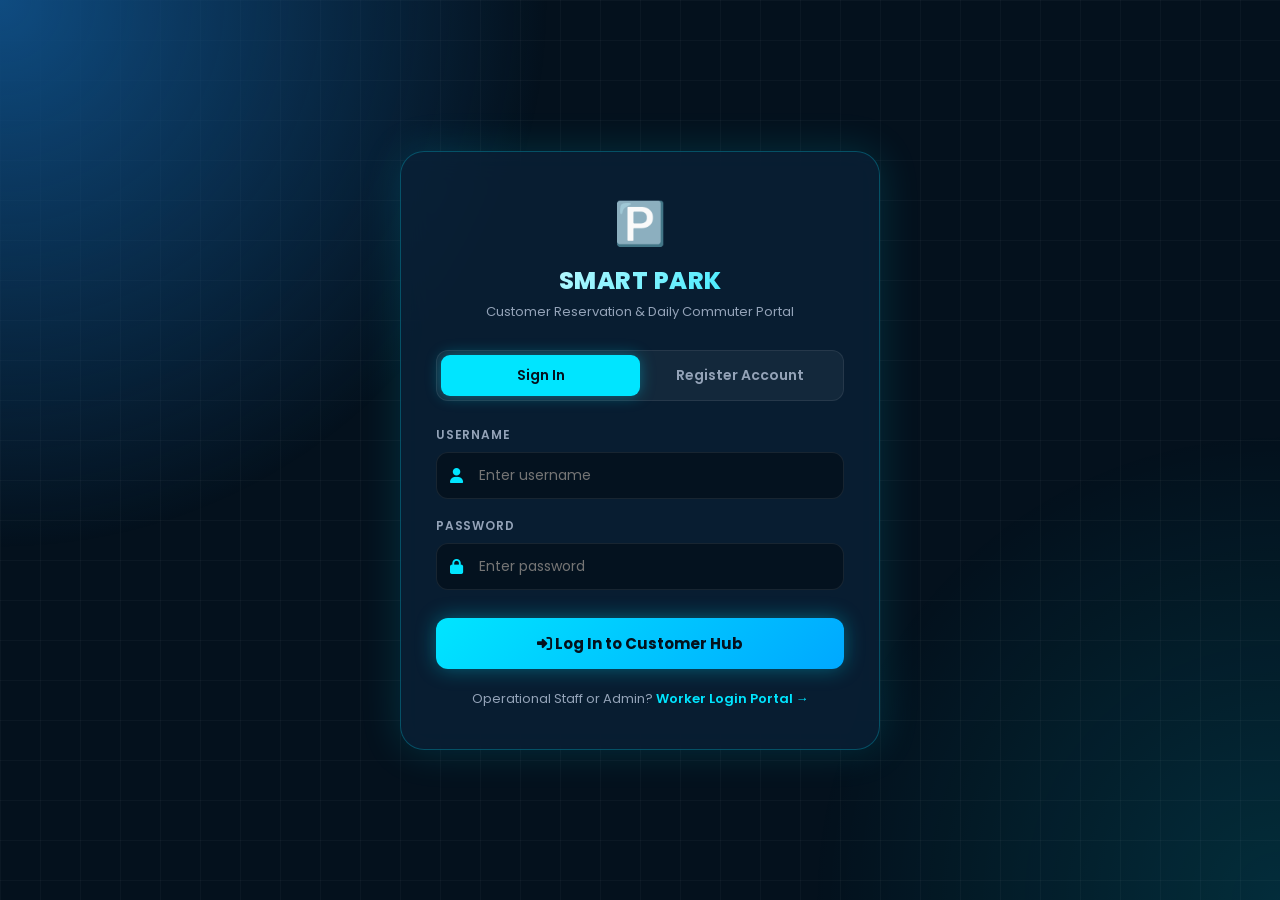
<file: webapp/user-login.html>
<!DOCTYPE html>
<html lang="en">
<head>
    <meta charset="UTF-8">
    <meta name="viewport" content="width=device-width, initial-scale=1.0">
    <title>Customer Portal — Smart Park System</title>
    <link rel="stylesheet" href="css/parking.css">
    <link rel="stylesheet" href="https://cdnjs.cloudflare.com/ajax/libs/font-awesome/6.4.0/css/all.min.css">
    <style>
        .login-wrapper {
            min-height: 100vh;
            display: flex;
            align-items: center;
            justify-content: center;
            padding: 20px;
        }
        .auth-card {
            background: var(--bg-card);
            backdrop-filter: blur(16px);
            border: 1px solid var(--border-cyan);
            border-radius: 24px;
            padding: 40px 35px;
            width: 100%;
            max-width: 480px;
            box-shadow: 0 0 40px rgba(0, 229, 255, 0.15);
            animation: fadeIn 0.4s ease-out;
        }
        .auth-header {
            text-align: center;
            margin-bottom: 28px;
        }
        .auth-logo {
            font-size: 42px;
            margin-bottom: 8px;
            display: inline-block;
        }
        .auth-title {
            font-size: 24px;
            font-weight: 800;
            letter-spacing: 0.5px;
            background: linear-gradient(135deg, #fff, var(--accent-cyan));
            -webkit-background-clip: text;
            -webkit-text-fill-color: transparent;
        }
        .auth-subtitle {
            font-size: 13px;
            color: var(--text-muted);
            margin-top: 4px;
        }
        .auth-tabs {
            display: flex;
            background: rgba(255, 255, 255, 0.05);
            border-radius: 12px;
            padding: 4px;
            margin-bottom: 25px;
            border: 1px solid var(--border-glass);
        }
        .auth-tab-btn {
            flex: 1;
            padding: 10px;
            text-align: center;
            border: none;
            background: transparent;
            color: var(--text-muted);
            font-weight: 600;
            font-size: 14px;
            cursor: pointer;
            border-radius: 9px;
            transition: all 0.25s ease;
        }
        .auth-tab-btn.active {
            background: var(--accent-cyan);
            color: #04111d;
            box-shadow: 0 0 15px var(--accent-cyan-glow);
        }
        .form-group {
            margin-bottom: 18px;
        }
        .form-group label {
            display: block;
            font-size: 12px;
            font-weight: 600;
            color: var(--text-muted);
            text-transform: uppercase;
            letter-spacing: 0.8px;
            margin-bottom: 8px;
        }
        .input-wrapper {
            position: relative;
        }
        .input-wrapper i {
            position: absolute;
            left: 14px;
            top: 50%;
            transform: translateY(-50%);
            color: var(--accent-cyan);
            font-size: 15px;
        }
        .form-control {
            width: 100%;
            padding: 12px 14px 12px 42px;
            background: rgba(0, 0, 0, 0.35);
            border: 1px solid var(--border-glass);
            border-radius: 12px;
            color: #fff;
            font-size: 14px;
            outline: none;
            transition: all 0.2s ease;
        }
        .form-control:focus {
            border-color: var(--accent-cyan);
            box-shadow: 0 0 12px var(--accent-cyan-glow);
        }
        .btn-submit {
            width: 100%;
            padding: 14px;
            background: linear-gradient(135deg, var(--accent-cyan), #00a8ff);
            color: #04111d;
            border: none;
            border-radius: 12px;
            font-weight: 700;
            font-size: 15px;
            cursor: pointer;
            transition: all 0.25s ease;
            box-shadow: 0 0 20px var(--accent-cyan-glow);
            margin-top: 10px;
        }
        .btn-submit:hover {
            transform: translateY(-2px);
            box-shadow: 0 0 30px rgba(0, 229, 255, 0.6);
        }
        .auth-switch-link {
            text-align: center;
            margin-top: 20px;
            font-size: 13px;
            color: var(--text-muted);
        }
        .auth-switch-link a {
            color: var(--accent-cyan);
            text-decoration: none;
            font-weight: 600;
        }
        .auth-switch-link a:hover {
            text-decoration: underline;
        }
        .alert-box {
            padding: 12px 16px;
            border-radius: 10px;
            font-size: 13px;
            margin-bottom: 20px;
            display: none;
        }
        .alert-error {
            background: rgba(255, 77, 77, 0.2);
            border: 1px solid rgba(255, 77, 77, 0.5);
            color: #ff8080;
        }
        .alert-success {
            background: rgba(0, 230, 118, 0.2);
            border: 1px solid rgba(0, 230, 118, 0.5);
            color: #69f0ae;
        }
        @keyframes fadeIn {
            from { opacity: 0; transform: translateY(12px); }
            to { opacity: 1; transform: translateY(0); }
        }
    </style>
</head>
<body>
    <div class="login-wrapper">
        <div class="auth-card">
            <div class="auth-header">
                <div class="auth-logo">🅿️</div>
                <div class="auth-title">SMART PARK</div>
                <div class="auth-subtitle">Customer Reservation & Daily Commuter Portal</div>
            </div>

            <!-- Tab Switcher -->
            <div class="auth-tabs">
                <button type="button" class="auth-tab-btn active" id="tabLoginBtn" onclick="switchAuthTab('login')">Sign In</button>
                <button type="button" class="auth-tab-btn" id="tabRegisterBtn" onclick="switchAuthTab('register')">Register Account</button>
            </div>

            <div id="alertBox" class="alert-box"></div>

            <!-- Login Form -->
            <form id="loginForm" onsubmit="handleUserLogin(event)">
                <div class="form-group">
                    <label>Username</label>
                    <div class="input-wrapper">
                        <i class="fa-solid fa-user"></i>
                        <input type="text" id="loginUsername" class="form-control" placeholder="Enter username" required>
                    </div>
                </div>
                <div class="form-group">
                    <label>Password</label>
                    <div class="input-wrapper">
                        <i class="fa-solid fa-lock"></i>
                        <input type="password" id="loginPassword" class="form-control" placeholder="Enter password" required>
                    </div>
                </div>
                <button type="submit" class="btn-submit">
                    <i class="fa-solid fa-right-to-bracket mr-2"></i> Log In to Customer Hub
                </button>
            </form>

            <!-- Register Form -->
            <form id="registerForm" style="display: none;" onsubmit="handleUserRegister(event)">
                <div class="form-group">
                    <label>Full Name</label>
                    <div class="input-wrapper">
                        <i class="fa-solid fa-id-card"></i>
                        <input type="text" id="regFullName" class="form-control" placeholder="e.g. Anand Verma" required>
                    </div>
                </div>
                <div class="form-group">
                    <label>Username</label>
                    <div class="input-wrapper">
                        <i class="fa-solid fa-user"></i>
                        <input type="text" id="regUsername" class="form-control" placeholder="Choose a username" required>
                    </div>
                </div>
                <div class="form-group">
                    <label>Password</label>
                    <div class="input-wrapper">
                        <i class="fa-solid fa-key"></i>
                        <input type="password" id="regPassword" class="form-control" placeholder="Choose a password" required>
                    </div>
                </div>
                <div class="form-group">
                    <label>Phone / Contact</label>
                    <div class="input-wrapper">
                        <i class="fa-solid fa-phone"></i>
                        <input type="tel" id="regPhone" class="form-control" placeholder="Mobile Number">
                    </div>
                </div>
                <div class="form-group">
                    <label>Default Vehicle Number</label>
                    <div class="input-wrapper">
                        <i class="fa-solid fa-car"></i>
                        <input type="text" id="regVehicle" class="form-control" placeholder="e.g. TN01AB9999">
                    </div>
                </div>
                <div class="form-group">
                    <label>Default Vehicle Category</label>
                    <div class="input-wrapper">
                        <i class="fa-solid fa-layer-group"></i>
                        <select id="regVehicleType" class="form-control" style="appearance: none;">
                            <option value="4W">Four Wheeler (4W)</option>
                            <option value="2W">Two Wheeler (2W)</option>
                        </select>
                    </div>
                </div>
                <button type="submit" class="btn-submit">
                    <i class="fa-solid fa-user-plus mr-2"></i> Create Customer Account
                </button>
            </form>

            <div class="auth-switch-link">
                Operational Staff or Admin? <a href="login.html">Worker Login Portal &rarr;</a>
            </div>
        </div>
    </div>

    <script src="js/user-login.js"></script>
</body>
</html>
</file>
<file: webapp/css/parking.css>
@import url('https://fonts.googleapis.com/css2?family=Poppins:wght@300;400;500;600;700;800&display=swap');

* {
    margin: 0;
    padding: 0;
    box-sizing: border-box;
    font-family: 'Poppins', sans-serif;
}

:root {
    --bg-primary: #04111d;
    --bg-card: rgba(10, 34, 57, 0.75);
    --bg-card-hover: rgba(14, 46, 77, 0.85);
    --accent-cyan: #00e5ff;
    --accent-cyan-glow: rgba(0, 229, 255, 0.35);
    --accent-red: #ff4d4d;
    --accent-red-glow: rgba(255, 77, 77, 0.35);
    --accent-orange: #ff9800;
    --accent-green: #00e676;
    --text-main: #ffffff;
    --text-muted: #94a3b8;
    --border-glass: rgba(255, 255, 255, 0.08);
    --border-cyan: rgba(0, 229, 255, 0.25);
}

body {
    background: var(--bg-primary);
    color: var(--text-main);
    overflow-x: hidden;
    min-height: 100vh;
    position: relative;
}

/* Background Gradients & Grid */
body::before {
    content: "";
    position: fixed;
    width: 100%;
    height: 100%;
    top: 0;
    left: 0;
    background:
        radial-gradient(circle at top left, #0f4c81 0%, transparent 35%),
        radial-gradient(circle at bottom right, #00e5ff22 0%, transparent 30%),
        linear-gradient(rgba(255, 255, 255, .03) 1px, transparent 1px),
        linear-gradient(90deg, rgba(255, 255, 255, .03) 1px, transparent 1px);
    background-size:
        100% 100%,
        100% 100%,
        40px 40px,
        40px 40px;
    z-index: -1;
}

/* Header */
header {
    display: flex;
    justify-content: space-between;
    align-items: center;
    padding: 18px 40px;
    background: rgba(4, 17, 29, 0.85);
    backdrop-filter: blur(16px);
    border-bottom: 1px solid var(--border-glass);
    position: sticky;
    top: 0;
    z-index: 100;
}

.logo {
    font-size: 26px;
    font-weight: 700;
    display: flex;
    align-items: center;
    gap: 8px;
    text-decoration: none;
    color: var(--text-main);
}

.logo span {
    color: var(--accent-cyan);
}

.logo i {
    color: var(--accent-cyan);
    font-size: 28px;
    filter: drop-shadow(0 0 10px var(--accent-cyan));
}

nav {
    display: flex;
    align-items: center;
    gap: 8px;
}

.nav-link {
    text-decoration: none;
    color: var(--text-muted);
    padding: 8px 18px;
    border-radius: 25px;
    font-size: 14px;
    font-weight: 500;
    transition: all .25s ease;
    display: inline-flex;
    align-items: center;
    gap: 8px;
    cursor: pointer;
    border: 1px solid transparent;
}

.nav-link:hover {
    color: var(--accent-cyan);
    background: rgba(0, 229, 255, 0.08);
}

.nav-link.active {
    color: #04111d;
    background: var(--accent-cyan);
    font-weight: 600;
    box-shadow: 0 0 15px var(--accent-cyan-glow);
}

.user-badge {
    display: flex;
    align-items: center;
    gap: 12px;
    padding-left: 20px;
    border-left: 1px solid var(--border-glass);
}

.worker-pill {
    background: rgba(0, 229, 255, 0.12);
    border: 1px solid var(--border-cyan);
    color: var(--accent-cyan);
    padding: 5px 14px;
    border-radius: 20px;
    font-size: 13px;
    font-weight: 600;
    display: flex;
    align-items: center;
    gap: 6px;
}

.btn-logout {
    background: rgba(255, 77, 77, 0.15);
    border: 1px solid rgba(255, 77, 77, 0.3);
    color: #ff7676;
    padding: 6px 14px;
    border-radius: 20px;
    font-size: 13px;
    font-weight: 600;
    cursor: pointer;
    transition: .25s;
    display: inline-flex;
    align-items: center;
    gap: 6px;
}

.btn-logout:hover {
    background: #ff4d4d;
    color: #fff;
    box-shadow: 0 0 15px var(--accent-red-glow);
}
</file>
<file: webapp/css/admin.css>
/* =======================================================
   Smart Park - Admin / Worker Dashboard & Operations Styles
   ======================================================= */

.container {
    max-width: 1350px;
    margin: 0 auto;
    padding: 30px 25px 60px 25px;
}

/* Dynamic Pricing High-Occupancy Alert Banner */
.dynamic-pricing-banner {
    display: none;
    background: linear-gradient(135deg, rgba(255, 77, 77, 0.25), rgba(255, 152, 0, 0.25));
    border: 1px solid rgba(255, 77, 77, 0.5);
    border-radius: 14px;
    padding: 16px 24px;
    margin-bottom: 25px;
    backdrop-filter: blur(12px);
    box-shadow: 0 0 25px rgba(255, 77, 77, 0.25);
    animation: pulseBorder 2.5s infinite ease-in-out;
}

.dynamic-pricing-banner.active {
    display: flex;
    justify-content: space-between;
    align-items: center;
}

.banner-left {
    display: flex;
    align-items: center;
    gap: 16px;
}

.banner-icon {
    font-size: 28px;
    color: #ff4d4d;
    animation: flash 1.5s infinite;
}

.banner-title {
    font-size: 16px;
    font-weight: 700;
    color: #fff;
    margin-bottom: 2px;
}

.banner-desc {
    font-size: 13px;
    color: #fca5a5;
}

.banner-badge {
    background: #ff4d4d;
    color: #fff;
    font-weight: 800;
    padding: 6px 14px;
    border-radius: 20px;
    font-size: 12px;
    letter-spacing: 0.5px;
    box-shadow: 0 0 15px rgba(255, 77, 77, 0.6);
}

@keyframes pulseBorder {
    0% { border-color: rgba(255, 77, 77, 0.4); }
    50% { border-color: rgba(255, 77, 77, 0.9); }
    100% { border-color: rgba(255, 77, 77, 0.4); }
}

@keyframes flash {
    0%, 100% { opacity: 1; transform: scale(1); }
    50% { opacity: 0.6; transform: scale(1.1); }
}

/* Glass Card Panel */
.glass-panel {
    background: var(--bg-card);
    backdrop-filter: blur(14px);
    -webkit-backdrop-filter: blur(14px);
    border: 1px solid var(--border-glass);
    border-radius: 20px;
    padding: 26px;
    transition: all .25s ease;
}

.glass-panel:hover {
    border-color: rgba(0, 229, 255, 0.2);
}

/* Metrics Top Grid */
.metrics-grid {
    display: grid;
    grid-template-columns: repeat(4, 1fr);
    gap: 20px;
    margin-bottom: 25px;
}

@media (max-width: 992px) {
    .metrics-grid { grid-template-columns: repeat(2, 1fr); }
}
@media (max-width: 576px) {
    .metrics-grid { grid-template-columns: 1fr; }
}

.metric-card {
    display: flex;
    align-items: center;
    justify-content: space-between;
    padding: 22px 24px;
    position: relative;
    overflow: hidden;
}

.metric-card::after {
    content: "";
    position: absolute;
    top: 0;
    right: 0;
    width: 60px;
    height: 100%;
    background: linear-gradient(90deg, transparent, rgba(255, 255, 255, 0.02));
    pointer-events: none;
}

.metric-info .label {
    font-size: 13px;
    font-weight: 600;
    color: var(--text-muted);
    text-transform: uppercase;
    letter-spacing: 0.8px;
    margin-bottom: 6px;
}

.metric-info .val {
    font-size: 34px;
    font-weight: 800;
    line-height: 1;
}

.metric-icon-wrap {
    width: 54px;
    height: 54px;
    border-radius: 16px;
    display: flex;
    align-items: center;
    justify-content: center;
    font-size: 22px;
}

.card-cyan .metric-icon-wrap { background: rgba(0, 229, 255, 0.12); color: var(--accent-cyan); border: 1px solid var(--border-cyan); }
.card-cyan .val { color: var(--accent-cyan); text-shadow: 0 0 15px var(--accent-cyan-glow); }

.card-green .metric-icon-wrap { background: rgba(0, 230, 118, 0.12); color: var(--accent-green); border: 1px solid rgba(0, 230, 118, 0.25); }
.card-green .val { color: var(--accent-green); text-shadow: 0 0 15px rgba(0, 230, 118, 0.35); }

.card-red .metric-icon-wrap { background: rgba(255, 77, 77, 0.12); color: var(--accent-red); border: 1px solid rgba(255, 77, 77, 0.25); }
.card-red .val { color: var(--accent-red); text-shadow: 0 0 15px var(--accent-red-glow); }

.card-orange .metric-icon-wrap { background: rgba(255, 152, 0, 0.12); color: var(--accent-orange); border: 1px solid rgba(255, 152, 0, 0.25); }
.card-orange .val { color: var(--accent-orange); text-shadow: 0 0 15px rgba(255, 152, 0, 0.35); }

/* Occupancy Meter Bar */
.occupancy-meter-card {
    margin-bottom: 30px;
    padding: 20px 25px;
}

.meter-header {
    display: flex;
    justify-content: space-between;
    align-items: center;
    margin-bottom: 12px;
}

.meter-title {
    font-size: 14px;
    font-weight: 600;
    color: var(--text-muted);
    display: flex;
    align-items: center;
    gap: 8px;
}

.meter-percentage {
    font-size: 18px;
    font-weight: 800;
    color: var(--accent-cyan);
}

.progress-track {
    width: 100%;
    height: 12px;
    background: rgba(255, 255, 255, 0.07);
    border-radius: 20px;
    overflow: hidden;
    position: relative;
}

.progress-fill {
    height: 100%;
    width: 0%;
    background: linear-gradient(90deg, #00e5ff, #38bdf8);
    border-radius: 20px;
    transition: width .6s ease, background .4s ease;
    box-shadow: 0 0 10px var(--accent-cyan-glow);
}

.progress-fill.warning {
    background: linear-gradient(90deg, #ff9800, #ff4d4d);
    box-shadow: 0 0 10px rgba(255, 77, 77, 0.5);
}

/* Sections & Tabs */
.tab-content {
    display: none;
    animation: fadeIn .3s ease;
}

.tab-content.active {
    display: block;
}

@keyframes fadeIn {
    from { opacity: 0; transform: translateY(6px); }
    to { opacity: 1; transform: translateY(0); }
}

.section-header {
    display: flex;
    justify-content: space-between;
    align-items: center;
    margin-bottom: 22px;
}

.section-title {
    font-size: 20px;
    font-weight: 700;
    display: flex;
    align-items: center;
    gap: 10px;
    color: #fff;
}

.section-title i {
    color: var(--accent-cyan);
}

/* Forms (Entry & Exit) */
.form-grid-layout {
    display: grid;
    grid-template-columns: 1fr 1fr;
    gap: 25px;
}

@media (max-width: 860px) {
    .form-grid-layout { grid-template-columns: 1fr; }
}

.form-group {
    margin-bottom: 20px;
}

.form-group label {
    display: block;
    font-size: 13px;
    font-weight: 600;
    color: var(--text-muted);
    margin-bottom: 8px;
    text-transform: uppercase;
    letter-spacing: 0.6px;
}

.form-control {
    width: 100%;
    padding: 14px 18px;
    background: rgba(4, 17, 29, 0.85);
    border: 1px solid var(--border-glass);
    border-radius: 12px;
    color: #fff;
    font-size: 15px;
    outline: none;
    transition: all .2s ease;
}

.form-control:focus {
    border-color: var(--accent-cyan);
    box-shadow: 0 0 15px var(--accent-cyan-glow);
}

.form-control::placeholder {
    color: #475569;
}

.category-selector {
    display: grid;
    grid-template-columns: 1fr 1fr;
    gap: 12px;
    margin-top: 6px;
}

.category-card {
    background: rgba(4, 17, 29, 0.85);
    border: 1px solid var(--border-glass);
    border-radius: 12px;
    padding: 14px;
    text-align: center;
    cursor: pointer;
    transition: all .2s;
    display: flex;
    flex-direction: column;
    align-items: center;
    gap: 6px;
}

.category-card i {
    font-size: 22px;
    color: var(--text-muted);
    transition: .2s;
}

.category-card .cat-name {
    font-size: 13px;
    font-weight: 600;
    color: #fff;
}

.category-card .cat-rate {
    font-size: 11px;
    color: var(--accent-cyan);
}

.category-card:hover {
    border-color: rgba(0, 229, 255, 0.4);
}

.category-card.selected {
    border-color: var(--accent-cyan);
    background: rgba(0, 229, 255, 0.1);
    box-shadow: 0 0 15px var(--accent-cyan-glow);
}

.category-card.selected i {
    color: var(--accent-cyan);
}

.btn-primary {
    width: 100%;
    padding: 15px;
    background: var(--accent-cyan);
    color: #04111d;
    border: none;
    border-radius: 30px;
    font-size: 15px;
    font-weight: 700;
    cursor: pointer;
    transition: all .25s ease;
    display: flex;
    align-items: center;
    justify-content: center;
    gap: 10px;
    box-shadow: 0 0 20px var(--accent-cyan-glow);
}

.btn-primary:hover {
    transform: translateY(-2px);
    box-shadow: 0 0 30px var(--accent-cyan);
}

.btn-exit {
    background: linear-gradient(135deg, #ff4d4d, #f97316);
    color: #fff;
    box-shadow: 0 0 20px var(--accent-red-glow);
}

.btn-exit:hover {
    box-shadow: 0 0 30px rgba(255, 77, 77, 0.6);
}

/* Slots Visual Grid */
.slot-filters {
    display: flex;
    gap: 10px;
    flex-wrap: wrap;
    margin-bottom: 20px;
}

.filter-btn {
    background: rgba(255, 255, 255, 0.05);
    border: 1px solid var(--border-glass);
    color: var(--text-muted);
    padding: 7px 16px;
    border-radius: 20px;
    font-size: 13px;
    font-weight: 600;
    cursor: pointer;
    transition: .2s;
}

.filter-btn:hover, .filter-btn.active {
    background: rgba(0, 229, 255, 0.15);
    color: var(--accent-cyan);
    border-color: var(--accent-cyan);
}

.slots-grid {
    display: grid;
    grid-template-columns: repeat(auto-fill, minmax(130px, 1fr));
    gap: 14px;
}

.slot-box {
    background: rgba(4, 17, 29, 0.85);
    border: 1px solid var(--border-glass);
    border-radius: 14px;
    padding: 16px 12px;
    text-align: center;
    position: relative;
    transition: all .25s ease;
    display: flex;
    flex-direction: column;
    align-items: center;
    gap: 6px;
}

.slot-box.AVAILABLE {
    border-color: rgba(0, 230, 118, 0.35);
}
.slot-box.AVAILABLE:hover {
    border-color: var(--accent-green);
    box-shadow: 0 0 15px rgba(0, 230, 118, 0.3);
    transform: translateY(-3px);
}
.slot-box.AVAILABLE .slot-icon { color: var(--accent-green); }
.slot-box.AVAILABLE .slot-status-pill {
    background: rgba(0, 230, 118, 0.15);
    color: var(--accent-green);
}

.slot-box.OCCUPIED {
    border-color: rgba(255, 77, 77, 0.4);
    background: rgba(255, 77, 77, 0.05);
}
.slot-box.OCCUPIED:hover {
    border-color: var(--accent-red);
    box-shadow: 0 0 15px var(--accent-red-glow);
    transform: translateY(-3px);
}
.slot-box.OCCUPIED .slot-icon { color: var(--accent-red); }
.slot-box.OCCUPIED .slot-status-pill {
    background: rgba(255, 77, 77, 0.18);
    color: var(--accent-red);
}

.slot-box.RESERVED {
    border-color: rgba(255, 152, 0, 0.5);
    background: rgba(255, 152, 0, 0.08);
}
.slot-box.RESERVED:hover {
    border-color: var(--accent-orange);
    box-shadow: 0 0 15px rgba(255, 152, 0, 0.4);
    transform: translateY(-3px);
}
.slot-box.RESERVED .slot-icon { color: var(--accent-orange); }
.slot-box.RESERVED .slot-status-pill {
    background: rgba(255, 152, 0, 0.18);
    color: var(--accent-orange);
}

.slot-box.MONTHLY_PASS {
    border-color: rgba(168, 85, 247, 0.6);
    background: rgba(168, 85, 247, 0.1);
}
.slot-box.MONTHLY_PASS:hover {
    border-color: #a855f7;
    box-shadow: 0 0 20px rgba(168, 85, 247, 0.5);
    transform: translateY(-3px);
}
.slot-box.MONTHLY_PASS .slot-icon { color: #d8b4fe; }
.slot-box.MONTHLY_PASS .slot-status-pill {
    background: rgba(168, 85, 247, 0.25);
    color: #d8b4fe;
}

.slot-box.MAINTENANCE {
    border-color: rgba(148, 163, 184, 0.5);
    background: rgba(148, 163, 184, 0.08);
}
.slot-box.MAINTENANCE:hover {
    border-color: #94a3b8;
    box-shadow: 0 0 15px rgba(148, 163, 184, 0.3);
    transform: translateY(-3px);
}
.slot-box.MAINTENANCE .slot-icon { color: #94a3b8; }
.slot-box.MAINTENANCE .slot-status-pill {
    background: rgba(148, 163, 184, 0.2);
    color: #cbd5e1;
}

/* Sidebar Layout Redesign */
.app-layout {
    display: flex;
    min-height: 100vh;
}
.sidebar-wrapper {
    width: 270px;
    background: rgba(4, 17, 29, 0.95);
    backdrop-filter: blur(18px);
    border-right: 1px solid var(--border-glass);
    display: flex;
    flex-direction: column;
    justify-content: space-between;
    padding: 25px 20px;
    position: fixed;
    top: 0;
    bottom: 0;
    left: 0;
    z-index: 100;
    transition: transform 0.3s ease;
}
.sidebar-logo {
    font-size: 22px;
    font-weight: 800;
    color: #fff;
    display: flex;
    align-items: center;
    gap: 10px;
    margin-bottom: 30px;
}
.sidebar-logo span { color: var(--accent-cyan); }
.sidebar-menu {
    list-style: none;
    display: flex;
    flex-direction: column;
    gap: 8px;
}
.sidebar-item {
    display: flex;
    align-items: center;
    gap: 12px;
    padding: 12px 16px;
    border-radius: 12px;
    color: var(--text-muted);
    font-size: 14px;
    font-weight: 600;
    cursor: pointer;
    transition: all 0.25s ease;
    border: 1px solid transparent;
}
.sidebar-item:hover, .sidebar-item.active {
    background: rgba(0, 229, 255, 0.12);
    color: var(--accent-cyan);
    border-color: rgba(0, 229, 255, 0.3);
    box-shadow: 0 0 15px rgba(0, 229, 255, 0.15);
}
.main-workspace {
    flex: 1;
    margin-left: 270px;
    padding: 25px 30px 60px 30px;
    transition: margin-left 0.3s ease;
}
.top-header-bar {
    display: flex;
    justify-content: space-between;
    align-items: center;
    margin-bottom: 25px;
    background: rgba(10, 34, 57, 0.6);
    backdrop-filter: blur(12px);
    border: 1px solid var(--border-glass);
    border-radius: 16px;
    padding: 12px 20px;
}
.hamburger-btn {
    display: none;
    background: transparent;
    border: none;
    color: var(--accent-cyan);
    font-size: 22px;
    cursor: pointer;
}
@media (max-width: 992px) {
    .sidebar-wrapper {
        transform: translateX(-100%);
    }
    .sidebar-wrapper.mobile-open {
        transform: translateX(0);
    }
    .main-workspace {
        margin-left: 0;
        padding: 20px 15px;
    }
    .hamburger-btn {
        display: block;
    }
}

.slot-number {
    font-size: 16px;
    font-weight: 800;
    color: #fff;
}

.slot-cat-badge {
    font-size: 10px;
    font-weight: 700;
    color: #94a3b8;
    text-transform: uppercase;
    letter-spacing: 0.5px;
}

.slot-status-pill {
    font-size: 10px;
    font-weight: 700;
    padding: 3px 8px;
    border-radius: 12px;
    text-transform: uppercase;
    letter-spacing: 0.5px;
}

/* Tables (History & Active Vehicles) */
.table-responsive {
    width: 100%;
    overflow-x: auto;
}

.custom-table {
    width: 100%;
    border-collapse: collapse;
    font-size: 14px;
}

.custom-table th {
    text-align: left;
    padding: 14px 16px;
    color: var(--text-muted);
    font-weight: 600;
    font-size: 12px;
    text-transform: uppercase;
    letter-spacing: 0.8px;
    border-bottom: 1px solid var(--border-glass);
}

.custom-table td {
    padding: 16px;
    border-bottom: 1px solid rgba(255, 255, 255, 0.04);
    color: #f1f5f9;
}

.custom-table tr:hover td {
    background: rgba(255, 255, 255, 0.02);
}

.plate-badge {
    background: rgba(255, 255, 255, 0.08);
    border: 1px solid rgba(255, 255, 255, 0.15);
    padding: 4px 10px;
    border-radius: 6px;
    font-weight: 700;
    font-family: monospace;
    font-size: 13px;
    color: #fff;
}

.type-pill {
    padding: 3px 8px;
    border-radius: 10px;
    font-size: 11px;
    font-weight: 700;
}
.type-2w { background: rgba(56, 189, 248, 0.15); color: #38bdf8; }
.type-4w { background: rgba(168, 85, 247, 0.15); color: #c084fc; }

.price-text {
    font-weight: 700;
    color: var(--accent-green);
}

/* Modals */
.modal-overlay {
    position: fixed;
    top: 0;
    left: 0;
    width: 100%;
    height: 100%;
    background: rgba(4, 17, 29, 0.85);
    backdrop-filter: blur(8px);
    display: none;
    justify-content: center;
    align-items: center;
    z-index: 1000;
    padding: 20px;
}

.modal-overlay.active {
    display: flex;
}

.modal-box {
    background: #0a2239;
    border: 1px solid var(--border-cyan);
    border-radius: 20px;
    padding: 32px;
    max-width: 480px;
    width: 100%;
    box-shadow: 0 0 35px var(--accent-cyan-glow);
    position: relative;
    animation: scaleIn .25s ease;
}

@keyframes scaleIn {
    from { opacity: 0; transform: scale(0.92); }
    to { opacity: 1; transform: scale(1); }
}

.modal-close {
    position: absolute;
    top: 18px;
    right: 22px;
    font-size: 24px;
    color: var(--text-muted);
    cursor: pointer;
    transition: .2s;
}

.modal-close:hover {
    color: #fff;
}

/* Printable Bill Receipt Slip */
.bill-receipt-card {
    background: #06182a;
    border: 1px dashed rgba(0, 229, 255, 0.4);
    border-radius: 16px;
    padding: 24px;
    margin: 20px 0;
    position: relative;
}

.receipt-header {
    text-align: center;
    border-bottom: 1px dashed rgba(255, 255, 255, 0.1);
    padding-bottom: 14px;
    margin-bottom: 16px;
}

.receipt-header .r-logo {
    font-size: 20px;
    font-weight: 800;
    color: var(--accent-cyan);
}

.receipt-header .r-sub {
    font-size: 11px;
    color: var(--text-muted);
}

.receipt-row {
    display: flex;
    justify-content: space-between;
    font-size: 13px;
    margin-bottom: 10px;
}

.receipt-row .r-label {
    color: var(--text-muted);
}

.receipt-row .r-val {
    font-weight: 600;
    color: #fff;
}

.receipt-total-row {
    border-top: 1px dashed rgba(0, 229, 255, 0.3);
    margin-top: 14px;
    padding-top: 14px;
    display: flex;
    justify-content: space-between;
    align-items: center;
}

.receipt-total-row .r-label {
    font-size: 15px;
    font-weight: 700;
    color: #fff;
}

.receipt-total-row .r-amount {
    font-size: 26px;
    font-weight: 800;
    color: var(--accent-green);
    text-shadow: 0 0 10px rgba(0, 230, 118, 0.4);
}

.surge-tag {
    background: rgba(255, 77, 77, 0.2);
    border: 1px solid rgba(255, 77, 77, 0.4);
    color: #ff7676;
    padding: 3px 8px;
    border-radius: 6px;
    font-size: 11px;
    font-weight: 700;
    display: inline-block;
    margin-top: 4px;
}

/* Toast Notifications */
#toastContainer {
    position: fixed;
    bottom: 25px;
    right: 25px;
    z-index: 9999;
    display: flex;
    flex-direction: column;
    gap: 10px;
}

.toast {
    background: #0a2239;
    border: 1px solid var(--border-glass);
    border-radius: 12px;
    padding: 14px 20px;
    color: #fff;
    font-size: 14px;
    font-weight: 500;
    box-shadow: 0 5px 25px rgba(0,0,0,0.5);
    display: flex;
    align-items: center;
    gap: 12px;
    animation: slideUp .25s ease;
}

.toast.success { border-color: var(--accent-green); }
.toast.success i { color: var(--accent-green); font-size: 18px; }

.toast.error { border-color: var(--accent-red); }
.toast.error i { color: var(--accent-red); font-size: 18px; }

@keyframes slideUp {
    from { opacity: 0; transform: translateY(15px); }
    to { opacity: 1; transform: translateY(0); }
}

@media print {
    body * { visibility: hidden; }
    .bill-receipt-card, .bill-receipt-card * { visibility: visible; }
    .bill-receipt-card { position: absolute; left: 0; top: 0; width: 100%; color: #000; background: #fff; border-color: #000; }
}
</file>
<file: webapp/css/user.css>
/* Custom Customer Portal Styles */
.user-header-info {
    display: flex;
    align-items: center;
    gap: 15px;
}
.user-badge {
    background: rgba(0, 229, 255, 0.15);
    border: 1px solid var(--accent-cyan);
    color: var(--accent-cyan);
    padding: 6px 14px;
    border-radius: 20px;
    font-size: 13px;
    font-weight: 600;
}
.plan-card-grid {
    display: grid;
    grid-template-columns: repeat(auto-fit, minmax(280px, 1fr));
    gap: 20px;
    margin-bottom: 25px;
}
.plan-card {
    background: rgba(10, 34, 57, 0.8);
    border: 1px solid var(--border-glass);
    border-radius: 20px;
    padding: 25px;
    position: relative;
    cursor: pointer;
    transition: all 0.3s ease;
}
.plan-card:hover, .plan-card.selected {
    border-color: var(--accent-cyan);
    box-shadow: 0 0 25px rgba(0, 229, 255, 0.25);
    transform: translateY(-4px);
}
.plan-card.recommended {
    border-color: #a855f7;
    background: rgba(168, 85, 247, 0.12);
}
.plan-badge {
    position: absolute;
    top: 15px;
    right: 15px;
    background: linear-gradient(135deg, #a855f7, #ec4899);
    color: #fff;
    font-size: 11px;
    font-weight: 800;
    padding: 4px 10px;
    border-radius: 12px;
    text-transform: uppercase;
    letter-spacing: 0.5px;
}
.plan-price {
    font-size: 32px;
    font-weight: 800;
    color: #fff;
    margin: 15px 0 5px 0;
}
.plan-price span {
    font-size: 14px;
    color: var(--text-muted);
    font-weight: 400;
}
.pass-ticket-card {
    background: linear-gradient(135deg, rgba(4, 17, 29, 0.95), rgba(15, 76, 129, 0.6));
    border: 1px dashed var(--accent-cyan);
    border-radius: 20px;
    padding: 24px;
    margin-bottom: 20px;
    position: relative;
    box-shadow: 0 0 20px rgba(0, 229, 255, 0.15);
}
.pass-code-tag {
    font-family: monospace;
    font-size: 20px;
    font-weight: 800;
    color: var(--accent-cyan);
    letter-spacing: 2px;
    background: rgba(0, 229, 255, 0.1);
    padding: 6px 14px;
    border-radius: 8px;
    display: inline-block;
}
.status-pill {
    padding: 4px 12px;
    border-radius: 12px;
    font-size: 12px;
    font-weight: 700;
    text-transform: uppercase;
}
.status-pill.confirmed { background: rgba(0, 229, 255, 0.2); color: var(--accent-cyan); }
.status-pill.checked_in { background: rgba(0, 230, 118, 0.2); color: #69f0ae; }
.status-pill.cancelled { background: rgba(255, 77, 77, 0.2); color: #ff8080; }
.status-pill.active { background: rgba(168, 85, 247, 0.25); color: #d8b4fe; border: 1px solid #a855f7; }

/* Interactive slot selector */
.slot-select-box {
    display: flex;
    flex-wrap: wrap;
    gap: 10px;
    margin-top: 15px;
    max-height: 220px;
    overflow-y: auto;
    padding: 10px;
    background: rgba(0, 0, 0, 0.3);
    border-radius: 12px;
    border: 1px solid var(--border-glass);
}
.slot-select-btn {
    padding: 8px 16px;
    background: rgba(255, 255, 255, 0.08);
    border: 1px solid var(--border-glass);
    border-radius: 10px;
    color: #fff;
    font-weight: 600;
    font-size: 13px;
    cursor: pointer;
    transition: all 0.2s ease;
}
.slot-select-btn:hover {
    border-color: var(--accent-cyan);
}
.slot-select-btn.selected {
    background: var(--accent-cyan);
    color: #04111d;
    box-shadow: 0 0 12px var(--accent-cyan-glow);
    font-weight: 800;
}
.slot-select-btn.disabled {
    opacity: 0.35;
    cursor: not-allowed;
    background: rgba(255, 77, 77, 0.15);
    border-color: rgba(255, 77, 77, 0.3);
}
</file>
